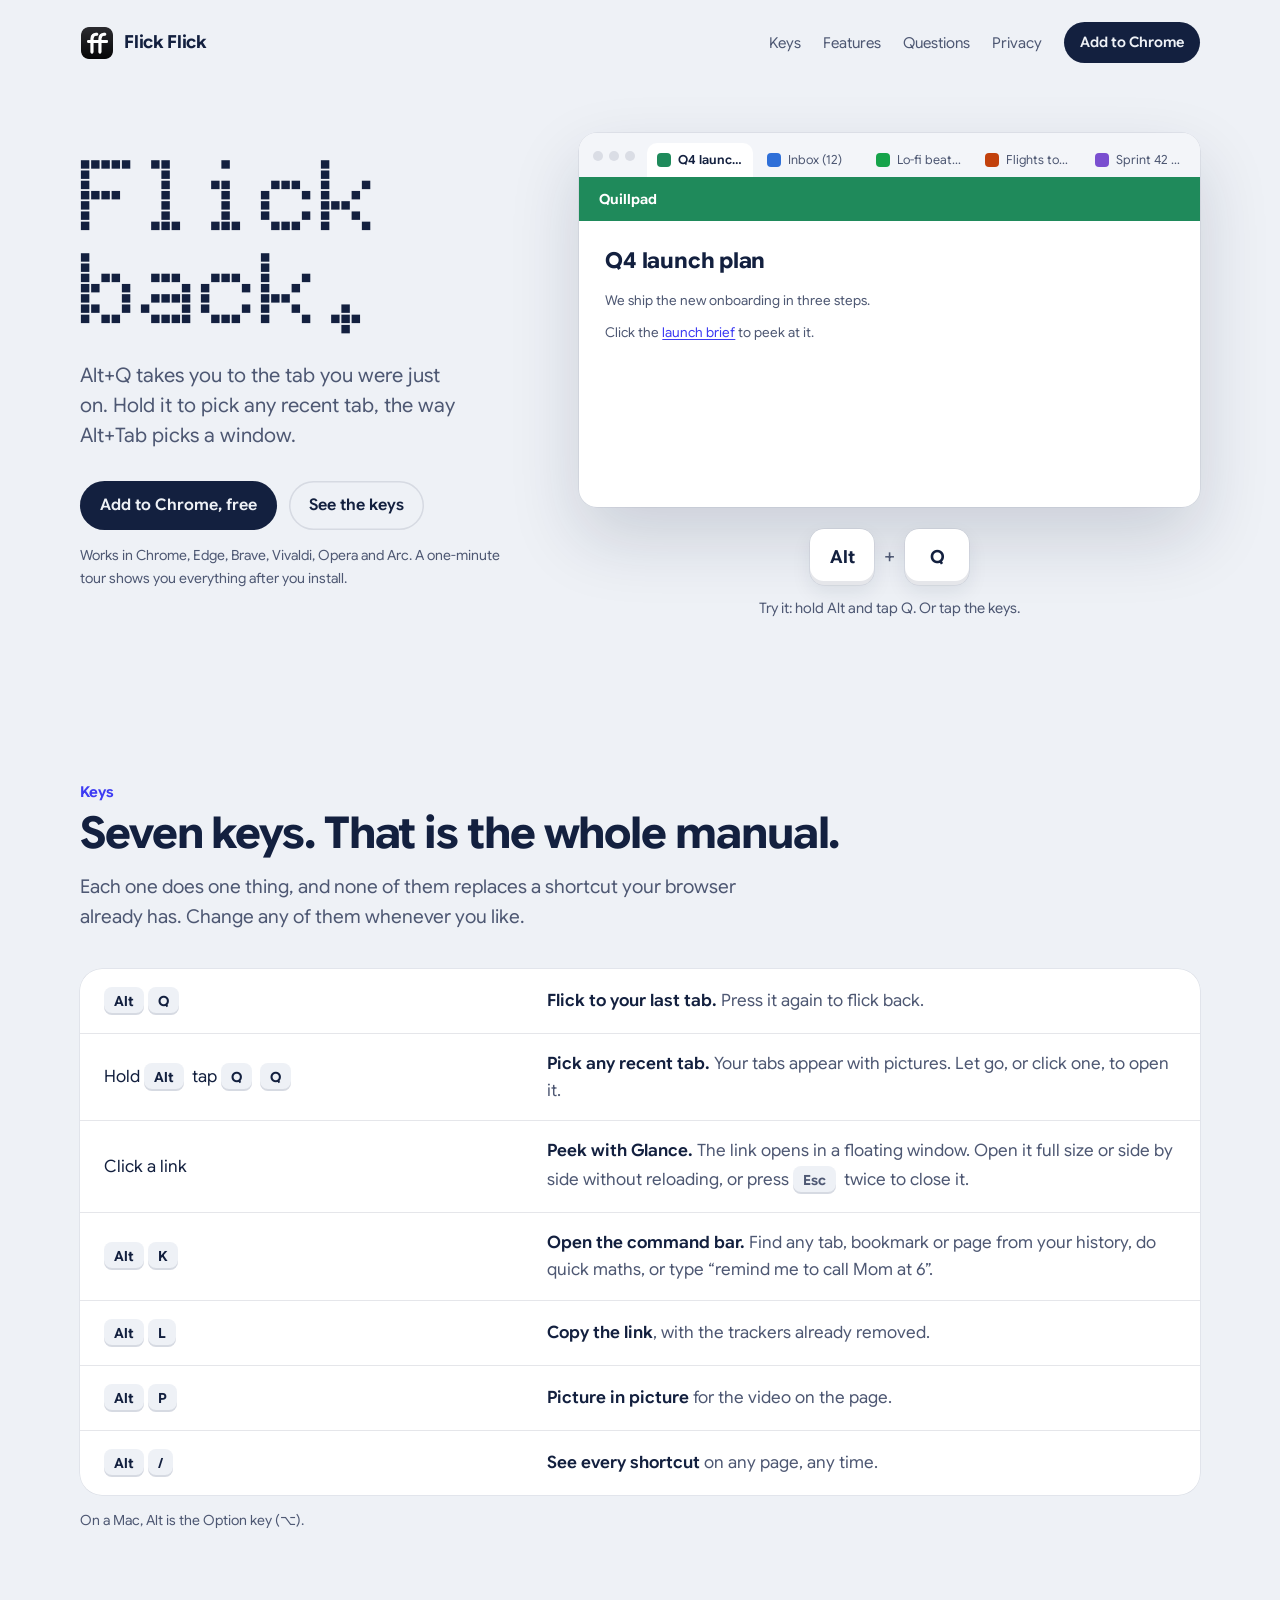
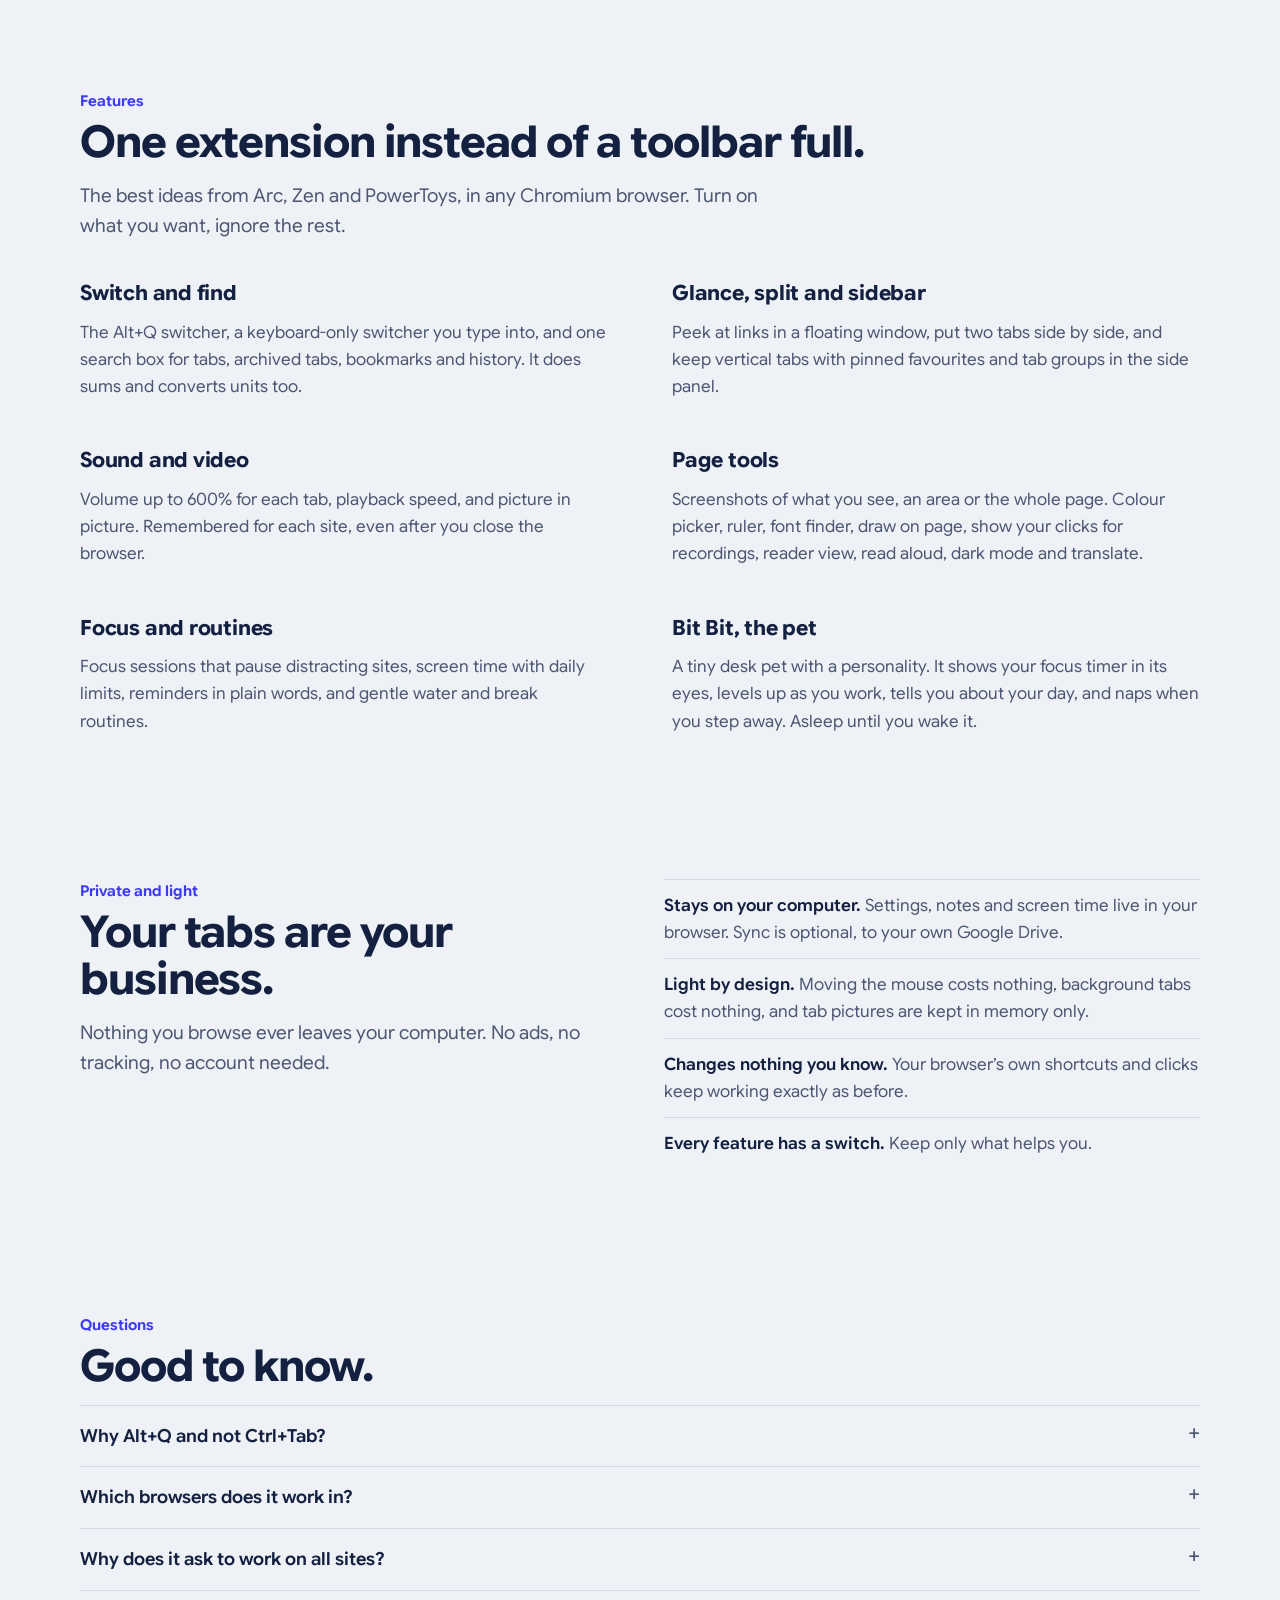
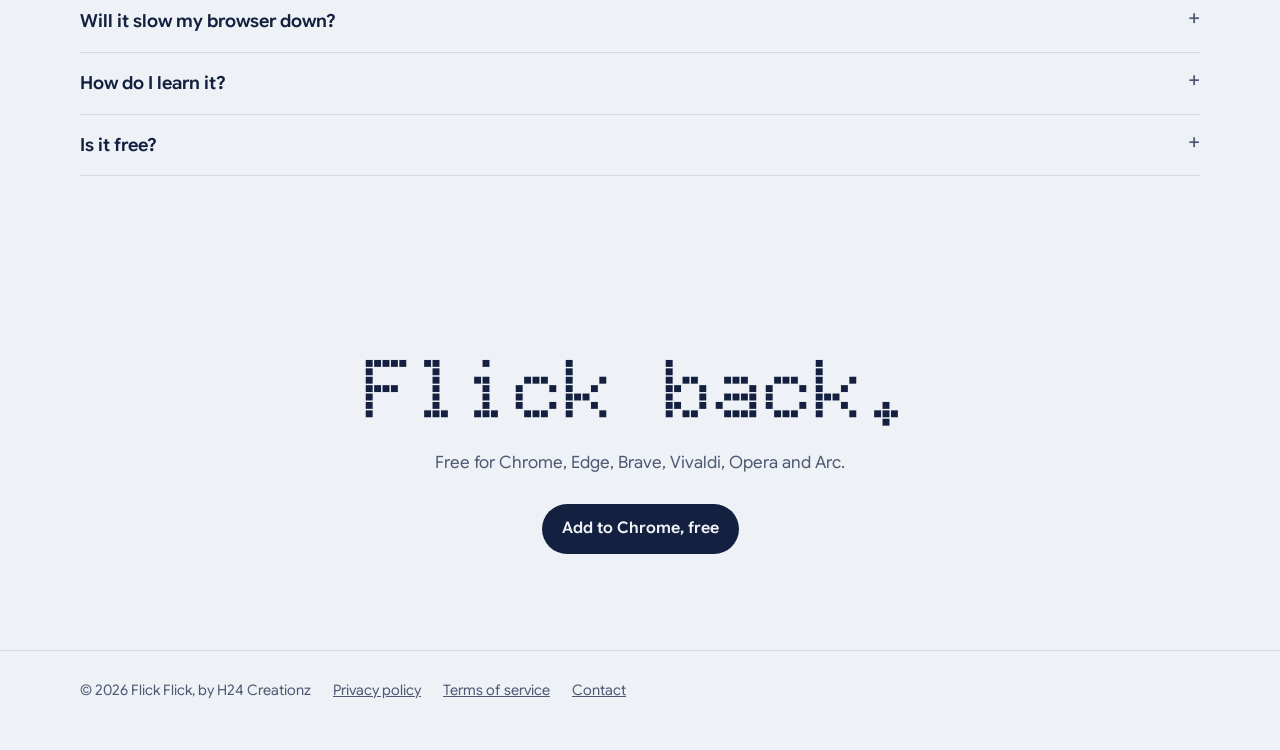
<file: index.html>
<!doctype html>
<html lang="en">
<head>
<meta charset="utf-8">
<meta name="viewport" content="width=device-width, initial-scale=1">
<title>Flick Flick: Alt+Tab for your browser tabs</title>
<meta name="description" content="Flick back to your last tab with Alt+Q. Hold it to pick any recent tab, peek at links with Glance, and get vertical tabs, a volume booster, screenshots, focus and more in one light extension.">
<meta property="og:title" content="Flick Flick: Alt+Tab for your browser tabs">
<meta property="og:description" content="Alt+Q flicks to your last tab. Hold it to pick any recent tab. Click any link to peek at it in a floating window.">
<meta property="og:image" content="icon.png">
<link rel="icon" href="favicon.png">
<link rel="preload" href="fonts/doto.woff2" as="font" type="font/woff2" crossorigin>
<link rel="stylesheet" href="style.css">
</head>
<body>
<div class="wrap top">
  <a class="brand" href="index.html"><img src="icon.png" alt="">Flick Flick</a>
  <nav aria-label="Main"><a href="#keys">Keys</a><a href="#features">Features</a><a href="#faq">Questions</a><a href="privacy.html">Privacy</a>
    <a class="btn" href="https://chromewebstore.google.com/detail/ccjfgehimibjhjfbncilcfpdpnaibkml">Add to Chrome</a></nav>
</div>

<main>
  <div class="wrap hero">
    <div>
      <h1>Flick<br>back.</h1>
      <p class="lede">Alt+Q takes you to the tab you were just on. Hold it to pick any recent tab, the way Alt+Tab picks a window.</p>
      <div class="cta">
        <a class="btn" href="https://chromewebstore.google.com/detail/ccjfgehimibjhjfbncilcfpdpnaibkml">Add to Chrome, free</a>
        <a class="btn ghost" href="#keys">See the keys</a>
      </div>
      <p class="small">Works in Chrome, Edge, Brave, Vivaldi, Opera and Arc. A one-minute tour shows you everything after you install.</p>
    </div>

    <div class="demo" aria-label="Try Flick Flick here">
      <div class="browser">
        <div class="strip" id="strip"><div class="dots" aria-hidden="true"><i></i><i></i><i></i></div></div>
        <div class="view" id="view">
          <div class="sw" id="sw" role="listbox" aria-label="Switch tab"><div class="panel" id="panel"></div></div>
          <div class="gl" id="gl" hidden role="dialog" aria-label="Glance">
            <div class="bar"><span class="host">brief.quillpad.app</span><button type="button" id="gl-keep">Open</button><button type="button" id="gl-split">Split</button><button type="button" id="gl-close" aria-label="Close Glance">×</button></div>
            <div class="body" style="padding:18px 22px"><h3 style="margin:0 0 10px;font-size:20px">Launch brief</h3>
              <p style="margin:0 0 8px;font-size:13px;color:var(--ink-2)">Three steps: a guided first run, smarter defaults, and a weekly digest. One owner and one date for each.</p>
              <p style="margin:0;font-size:13px;color:var(--ink-2)">Glance lets you read this without leaving your page. Open it full size or side by side, and nothing reloads. Press Esc twice to close it.</p></div>
          </div>
        </div>
      </div>
      <div class="keys">
        <button class="key" id="k-alt" type="button" aria-pressed="false" aria-label="Alt key: tap to hold it down">Alt</button><span class="plus" aria-hidden="true">+</span>
        <button class="key" id="k-q" type="button" aria-label="Q key">Q</button>
      </div>
      <p class="hint" id="hint" aria-live="polite">Try it: hold Alt and tap Q. Or tap the keys.</p>
    </div>
  </div>

  <section id="keys">
    <div class="wrap">
      <p class="kicker">Keys</p>
      <h2>Seven keys. That is the whole manual.</h2>
      <p class="intro">Each one does one thing, and none of them replaces a shortcut your browser already has. Change any of them whenever you like.</p>
      <div class="shortcuts">
        <div class="sc"><div><kbd>Alt</kbd><kbd>Q</kbd></div><p><strong>Flick to your last tab.</strong> Press it again to flick back.</p></div>
        <div class="sc"><div>Hold <kbd>Alt</kbd> tap <kbd>Q</kbd> <kbd>Q</kbd></div><p><strong>Pick any recent tab.</strong> Your tabs appear with pictures. Let go, or click one, to open it.</p></div>
        <div class="sc"><div>Click a link</div><p><strong>Peek with Glance.</strong> The link opens in a floating window. Open it full size or side by side without reloading, or press <kbd>Esc</kbd> twice to close it.</p></div>
        <div class="sc"><div><kbd>Alt</kbd><kbd>K</kbd></div><p><strong>Open the command bar.</strong> Find any tab, bookmark or page from your history, do quick maths, or type “remind me to call Mom at 6”.</p></div>
        <div class="sc"><div><kbd>Alt</kbd><kbd>L</kbd></div><p><strong>Copy the link</strong>, with the trackers already removed.</p></div>
        <div class="sc"><div><kbd>Alt</kbd><kbd>P</kbd></div><p><strong>Picture in picture</strong> for the video on the page.</p></div>
        <div class="sc"><div><kbd>Alt</kbd><kbd>/</kbd></div><p><strong>See every shortcut</strong> on any page, any time.</p></div>
      </div>
      <p class="small">On a Mac, Alt is the Option key (⌥).</p>
    </div>
  </section>

  <section id="features">
    <div class="wrap">
      <p class="kicker">Features</p>
      <h2>One extension instead of a toolbar full.</h2>
      <p class="intro">The best ideas from Arc, Zen and PowerToys, in any Chromium browser. Turn on what you want, ignore the rest.</p>
      <div class="groups">
        <div class="group"><h3>Switch and find</h3><p>The Alt+Q switcher, a keyboard-only switcher you type into, and one search box for tabs, archived tabs, bookmarks and history. It does sums and converts units too.</p></div>
        <div class="group"><h3>Glance, split and sidebar</h3><p>Peek at links in a floating window, put two tabs side by side, and keep vertical tabs with pinned favourites and tab groups in the side panel.</p></div>
        <div class="group"><h3>Sound and video</h3><p>Volume up to 600% for each tab, playback speed, and picture in picture. Remembered for each site, even after you close the browser.</p></div>
        <div class="group"><h3>Page tools</h3><p>Screenshots of what you see, an area or the whole page. Colour picker, ruler, font finder, draw on page, show your clicks for recordings, reader view, read aloud, dark mode and translate.</p></div>
        <div class="group"><h3>Focus and routines</h3><p>Focus sessions that pause distracting sites, screen time with daily limits, reminders in plain words, and gentle water and break routines.</p></div>
        <div class="group"><h3>Bit Bit, the pet</h3><p>A tiny desk pet with a personality. It shows your focus timer in its eyes, levels up as you work, tells you about your day, and naps when you step away. Asleep until you wake it.</p></div>
      </div>
    </div>
  </section>

  <section>
    <div class="wrap private">
      <div><p class="kicker">Private and light</p><h2>Your tabs are your business.</h2>
        <p class="intro" style="margin:0">Nothing you browse ever leaves your computer. No ads, no tracking, no account needed.</p></div>
      <ul>
        <li><strong>Stays on your computer.</strong> Settings, notes and screen time live in your browser. Sync is optional, to your own Google Drive.</li>
        <li><strong>Light by design.</strong> Moving the mouse costs nothing, background tabs cost nothing, and tab pictures are kept in memory only.</li>
        <li><strong>Changes nothing you know.</strong> Your browser’s own shortcuts and clicks keep working exactly as before.</li>
        <li><strong>Every feature has a switch.</strong> Keep only what helps you.</li>
      </ul>
    </div>
  </section>

  <section id="faq">
    <div class="wrap">
      <p class="kicker">Questions</p>
      <h2>Good to know.</h2>
      <details><summary>Why Alt+Q and not Ctrl+Tab?</summary><p>Chrome keeps Ctrl+Tab for itself and lets no extension change it. Alt+Q sits right under your fingers, works the same way, and you can pick any other key on your browser’s shortcuts page.</p></details>
      <details><summary>Which browsers does it work in?</summary><p>Chrome, Edge, Brave, Vivaldi, Arc and Opera. Opera has no side panel, so vertical tabs are not available there; everything else works.</p></details>
      <details><summary>Why does it ask to work on all sites?</summary><p>Only so it can show the switcher on the page you are on, open Glance when you click a link, remember your volume for each site, and show the pet. It reads no page content and sends nothing anywhere. It asks once, and you can say no.</p></details>
      <details><summary>Will it slow my browser down?</summary><p>No. It does almost nothing until you press a key. Mouse movement and background tabs cost nothing, and every feature can be switched off.</p></details>
      <details><summary>How do I learn it?</summary><p>A one-minute tour opens when you install it. Press Alt+/ on any page to see every shortcut, and take the tour again any time from Settings.</p></details>
      <details><summary>Is it free?</summary><p>Yes, with no ads and nothing to sign up for.</p></details>
    </div>
  </section>

  <div class="wrap end">
    <h2>Flick back.</h2>
    <p>Free for Chrome, Edge, Brave, Vivaldi, Opera and Arc.</p>
    <a class="btn" href="https://chromewebstore.google.com/detail/ccjfgehimibjhjfbncilcfpdpnaibkml">Add to Chrome, free</a>
  </div>
</main>

<footer><div class="wrap"><span>© 2026 Flick Flick, by H24 Creationz</span><a href="privacy.html">Privacy policy</a><a href="terms.html">Terms of service</a><a href="mailto:h24creationz@gmail.com">Contact</a></div></footer>

<script>
(() => {
  // A small, honest copy of the real thing: the same keys, the same order of recent tabs.
  const TABS = [
    { title: 'Q4 launch plan', brand: 'Quillpad', color: '#1F8A5B', head: 'Q4 launch plan', text: ['We ship the new onboarding in three steps.', 'Click the <span class="lnk" data-glance>launch brief</span> to peek at it.'] },
    { title: 'Inbox (12)', brand: 'Postwell', color: '#2E6FD8', head: 'Inbox', text: ['Maya: Can we move the review to 4?', 'Leo: Flights are booked. Sending details.'] },
    { title: 'Lo-fi beats to study to', brand: 'Tunewell', color: '#16A34A', head: 'Lo-fi beats to study to', text: ['Now playing: Rainy window, side B.', 'Up next: Quiet library, 42 minutes.'] },
    { title: 'Flights to Goa', brand: 'Skyway', color: '#C2410C', head: 'Chennai to Goa', text: ['Fri 7:10 AM, nonstop, 1h 35m.', 'Two seats together, window and aisle.'] },
    { title: 'Sprint 42 board', brand: 'Taskloom', color: '#7A4FD0', head: 'Sprint 42', text: ['To do: 6 · In progress: 4 · Done: 11', 'Next up: the first-run tour.'] }
  ];
  const $ = (id) => document.getElementById(id);
  const strip = $('strip'); const view = $('view'); const sw = $('sw'); const panel = $('panel'); const hint = $('hint'); const gl = $('gl');
  const kAlt = $('k-alt'); const kQ = $('k-q');
  let mru = [0, 3, 1, 2, 4];
  let open = false; let sel = 1; let altDown = false; let latched = false; let qDown = false; let flashT = 0;
  const esc = (s) => s.replace(/[&<>"]/g, (c) => ({ '&': '&amp;', '<': '&lt;', '>': '&gt;', '"': '&quot;' }[c]));
  const say = (t) => { hint.textContent = t; };

  // Tabs and pages.
  TABS.forEach((t, i) => {
    const el = document.createElement('div'); el.className = 'tab'; el.dataset.i = i;
    el.innerHTML = `<b style="background:${t.color}"></b><span>${esc(t.title)}</span>`;
    el.addEventListener('click', () => activate(i));
    strip.append(el);
    const pg = document.createElement('div'); pg.className = 'page'; pg.dataset.i = i;
    pg.innerHTML = `<header style="background:${t.color}">${esc(t.brand)}</header><div class="body"><h3>${esc(t.head)}</h3>${t.text.map((x) => `<p>${x}</p>`).join('')}</div>`;
    view.insertBefore(pg, sw);
  });
  function paint() {
    const a = mru[0];
    for (const el of strip.querySelectorAll('.tab')) el.classList.toggle('on', Number(el.dataset.i) === a);
    for (const pg of view.querySelectorAll('.page')) pg.style.opacity = Number(pg.dataset.i) === a ? '1' : '0';
    for (const pg of view.querySelectorAll('.page')) pg.style.pointerEvents = Number(pg.dataset.i) === a ? 'auto' : 'none';
  }
  function activate(i) { mru = [i, ...mru.filter((x) => x !== i)]; paint(); }

  // The switcher.
  function drawSw() {
    panel.innerHTML = mru.map((i, k) => { const t = TABS[i]; return `<div class="card${k === sel ? ' sel' : ''}" role="option" aria-selected="${k === sel}" data-k="${k}"><div class="t"><b style="background:${t.color}"></b><span>${esc(t.title)}</span></div><div class="pv"><i style="background:${t.color}"></i><u></u><u style="width:60%"></u></div></div>`; }).join('');
  }
  function step(d = 1) {
    if (!open) { open = true; sel = 1; sw.classList.add('show'); say('Keep tapping Q. Let go of Alt, or click a tab, to open it.'); }
    else sel = (sel + d + mru.length) % mru.length;
    drawSw();
  }
  function commit(k = sel) {
    if (!open) return;
    open = false; sw.classList.remove('show');
    const i = mru[k]; activate(i);
    say(k === 1 ? `Flicked to “${TABS[i].title}”. Press Alt+Q again to flick back.` : `Opened “${TABS[i].title}”.`);
  }
  function cancel() { open = false; sw.classList.remove('show'); say('Stayed where you were.'); }
  function quickFlick() { step(); clearTimeout(flashT); flashT = setTimeout(() => commit(), 140); }
  panel.addEventListener('click', (e) => { const c = e.target.closest('.card'); if (c) { e.stopPropagation(); commit(Number(c.dataset.k)); latched = false; kAlt.setAttribute('aria-pressed', 'false'); } });
  sw.addEventListener('click', () => cancel());

  // Glance.
  let escAt = 0;
  const glanceOpen = () => { gl.hidden = false; escAt = 0; say('That is Glance. Open it full size or side by side, or press Esc twice to close it.'); };
  view.addEventListener('click', (e) => {
    if (!e.target.closest('[data-glance]')) return;
    glanceOpen();
  });
  $('gl-close').addEventListener('click', () => { gl.hidden = true; say('Closed. You never left your page.'); });
  $('gl-keep').addEventListener('click', () => { gl.hidden = true; say('Now a normal tab, right where you left it. Nothing reloaded.'); });
  $('gl-split').addEventListener('click', () => { gl.hidden = true; say('Side by side with your page. Nothing reloaded.'); });
  const arm = (on) => { for (const l of view.querySelectorAll('[data-glance]')) l.classList.toggle('armed', on); };

  // Your keyboard.
  const typing = (t) => t && (t.isContentEditable || /^(INPUT|TEXTAREA|SELECT)$/.test(t.tagName));
  addEventListener('keydown', (e) => {
    if (typing(e.target)) return;
    if (e.key === 'Alt') { altDown = true; kAlt.classList.add('down'); e.preventDefault(); return; }
    if (e.code === 'KeyQ' && (e.altKey || altDown)) { e.preventDefault(); if (!e.repeat) { kQ.classList.add('down'); step(); } return; }
    if (open && e.code === 'Backquote') { e.preventDefault(); step(-1); return; }
    if (open && (e.key === 'ArrowRight' || e.key === 'ArrowLeft')) { e.preventDefault(); step(e.key === 'ArrowRight' ? 1 : -1); return; }
    if (open && e.key === 'Enter') { e.preventDefault(); commit(); return; }
    if (e.key === 'Escape') { if (open) { cancel(); return; } if (!gl.hidden) { if (Date.now() - escAt < 2500) { gl.hidden = true; say('Closed. You never left your page.'); } else { escAt = Date.now(); say('Press Esc again to close Glance.'); } } }
  });
  addEventListener('keyup', (e) => {
    if (e.key === 'Alt') { altDown = false; kAlt.classList.remove('down'); e.preventDefault(); if (open && !latched) commit(); }
    if (e.code === 'KeyQ') { qDown = false; kQ.classList.remove('down'); arm(false); }
  });
  addEventListener('blur', () => { altDown = false; qDown = false; kAlt.classList.remove('down'); kQ.classList.remove('down'); arm(false); });

  // The keys on the screen, for touch and mouse.
  kAlt.addEventListener('click', () => {
    latched = !latched; kAlt.setAttribute('aria-pressed', String(latched));
    if (latched) say('Alt is held. Now tap Q, and tap it again to move.');
    else if (open) commit(); else say('Try it: hold Alt and tap Q. Or tap the keys.');
  });
  kQ.addEventListener('click', () => {
    kQ.classList.add('down'); setTimeout(() => kQ.classList.remove('down'), 120);
    if (latched) step(); else quickFlick();
  });

  paint();
})();
</script>
</body>
</html>
</file>
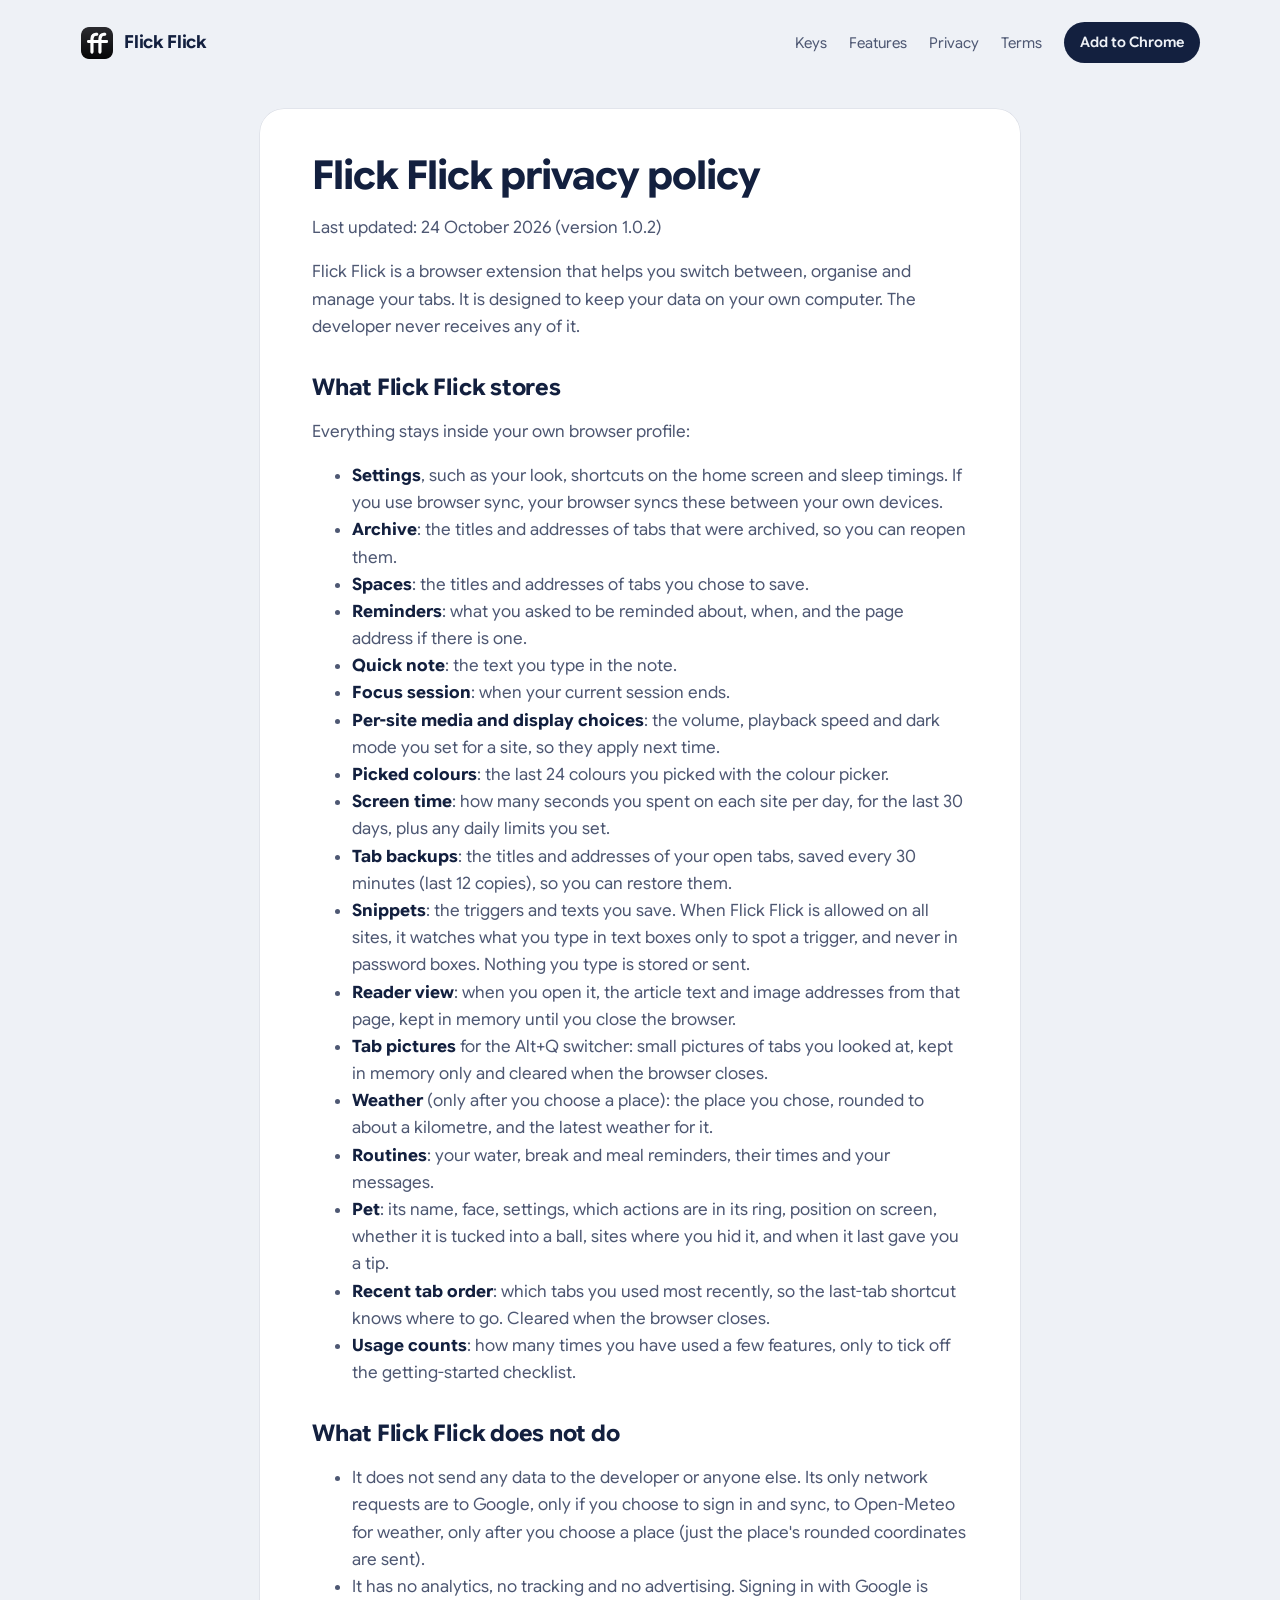
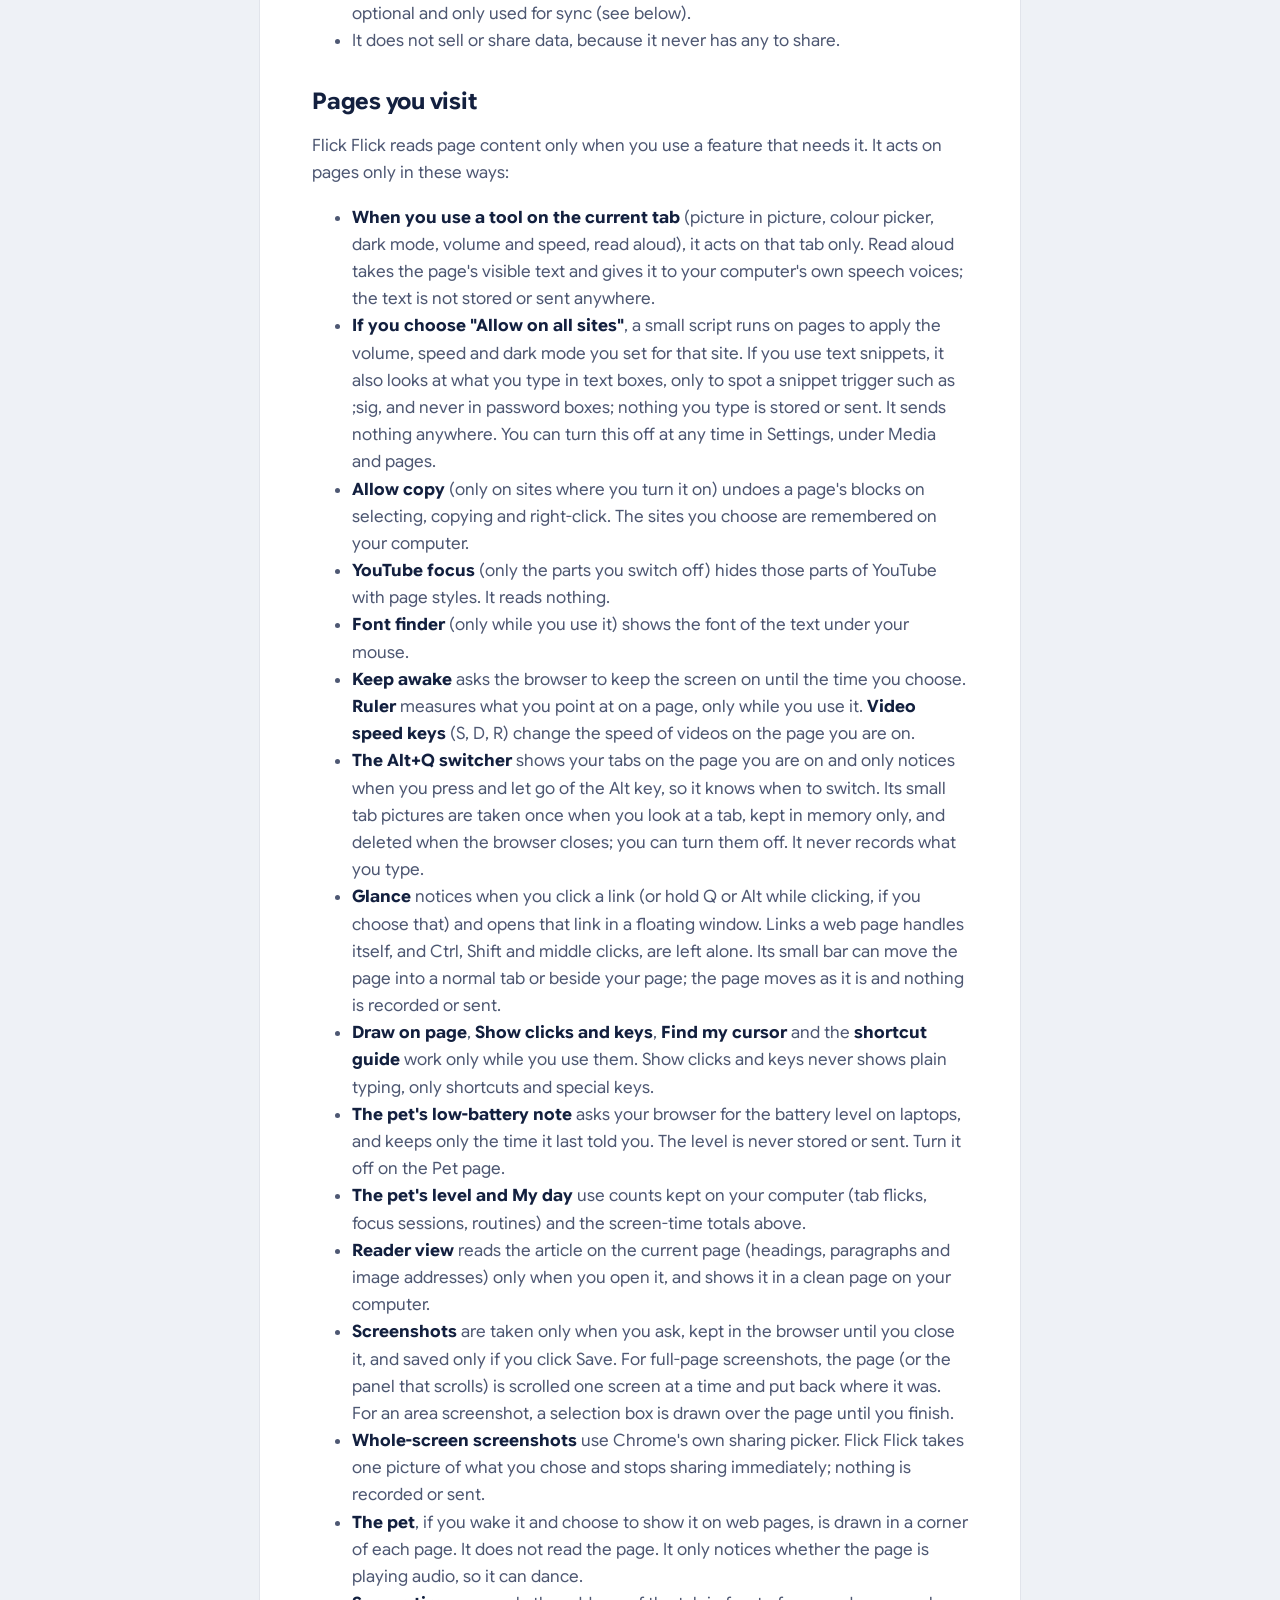
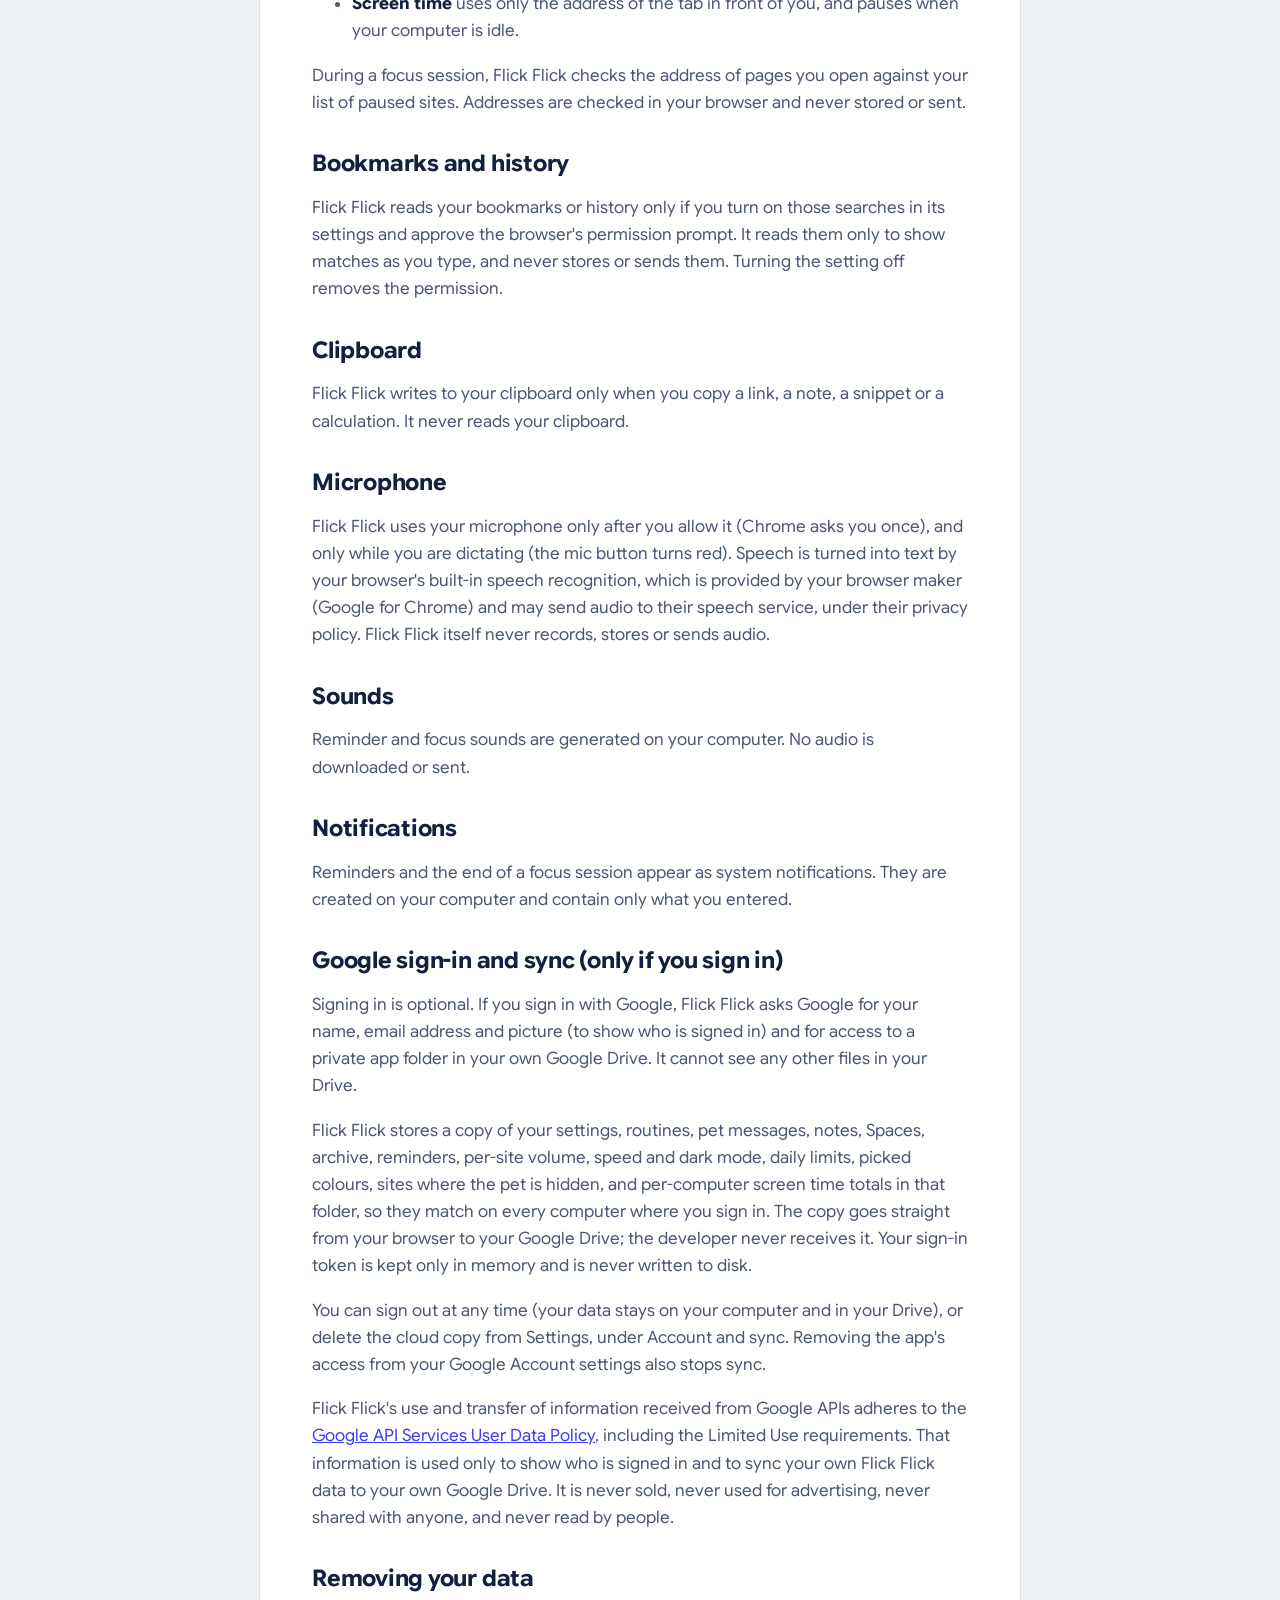
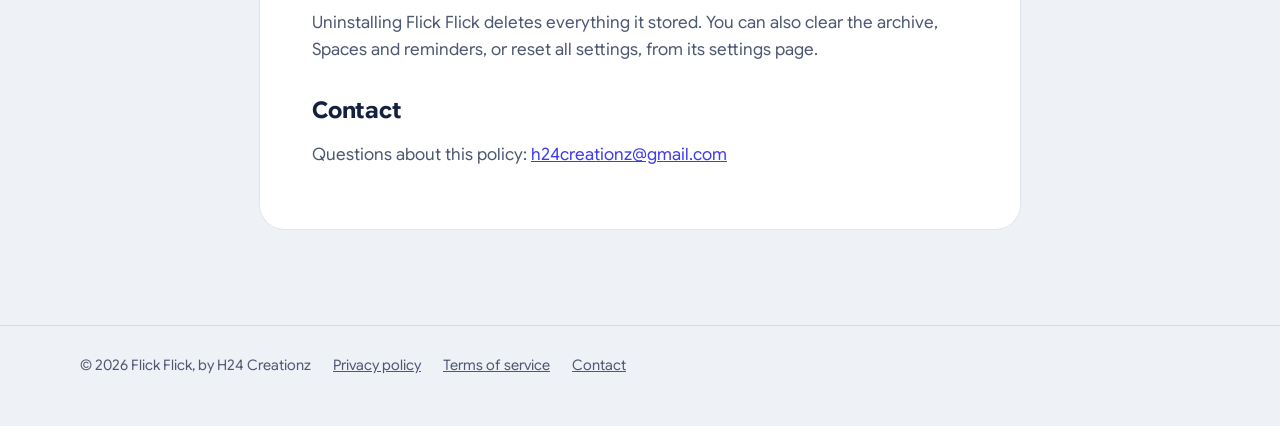
<file: privacy.html>
<!doctype html>
<html lang="en">
<head>
<meta charset="utf-8">
<meta name="viewport" content="width=device-width, initial-scale=1">
<title>Privacy policy · Flick Flick</title><meta name="description" content="How Flick Flick handles your data: it stays on your computer.">
<link rel="icon" href="favicon.png">
<link rel="stylesheet" href="style.css">
</head>
<body>
<div class="wrap top">
  <a class="brand" href="index.html"><img src="icon.png" alt="">Flick Flick</a>
  <nav aria-label="Main"><a href="index.html#keys">Keys</a><a href="index.html#features">Features</a><a href="privacy.html">Privacy</a><a href="terms.html">Terms</a>
    <a class="btn" href="https://chromewebstore.google.com/detail/ccjfgehimibjhjfbncilcfpdpnaibkml">Add to Chrome</a></nav>
</div>
<main class="doc">
<h1>Flick Flick privacy policy</h1>
<p>Last updated: 24 October 2026 (version 1.0.2)</p>
<p>Flick Flick is a browser extension that helps you switch between, organise and manage your tabs. It is designed to keep your data on your own computer. The developer never receives any of it.</p>
<h2>What Flick Flick stores</h2>
<p>Everything stays inside your own browser profile:</p>
<ul>
<li><b>Settings</b>, such as your look, shortcuts on the home screen and sleep timings. If you use browser sync, your browser syncs these between your own devices.</li>
<li><b>Archive</b>: the titles and addresses of tabs that were archived, so you can reopen them.</li>
<li><b>Spaces</b>: the titles and addresses of tabs you chose to save.</li>
<li><b>Reminders</b>: what you asked to be reminded about, when, and the page address if there is one.</li>
<li><b>Quick note</b>: the text you type in the note.</li>
<li><b>Focus session</b>: when your current session ends.</li>
<li><b>Per-site media and display choices</b>: the volume, playback speed and dark mode you set for a site, so they apply next time.</li>
<li><b>Picked colours</b>: the last 24 colours you picked with the colour picker.</li>
<li><b>Screen time</b>: how many seconds you spent on each site per day, for the last 30 days, plus any daily limits you set.</li>
<li><b>Tab backups</b>: the titles and addresses of your open tabs, saved every 30 minutes (last 12 copies), so you can restore them.</li>
<li><b>Snippets</b>: the triggers and texts you save. When Flick Flick is allowed on all sites, it watches what you type in text boxes only to spot a trigger, and never in password boxes. Nothing you type is stored or sent.</li>
<li><b>Reader view</b>: when you open it, the article text and image addresses from that page, kept in memory until you close the browser.</li>
<li><b>Tab pictures</b> for the Alt+Q switcher: small pictures of tabs you looked at, kept in memory only and cleared when the browser closes.</li>
<li><b>Weather</b> (only after you choose a place): the place you chose, rounded to about a kilometre, and the latest weather for it.</li>
<li><b>Routines</b>: your water, break and meal reminders, their times and your messages.</li>
<li><b>Pet</b>: its name, face, settings, which actions are in its ring, position on screen, whether it is tucked into a ball, sites where you hid it, and when it last gave you a tip.</li>
<li><b>Recent tab order</b>: which tabs you used most recently, so the last-tab shortcut knows where to go. Cleared when the browser closes.</li>
<li><b>Usage counts</b>: how many times you have used a few features, only to tick off the getting-started checklist.</li>
</ul>
<h2>What Flick Flick does not do</h2>
<ul>
<li>It does not send any data to the developer or anyone else. Its only network requests are to Google, only if you choose to sign in and sync, to Open-Meteo for weather, only after you choose a place (just the place's rounded coordinates are sent).</li>
<li>It has no analytics, no tracking and no advertising. Signing in with Google is optional and only used for sync (see below).</li>
<li>It does not sell or share data, because it never has any to share.</li>
</ul>
<h2>Pages you visit</h2>
<p>Flick Flick reads page content only when you use a feature that needs it. It acts on pages only in these ways:</p>
<ul>
<li><b>When you use a tool on the current tab</b> (picture in picture, colour picker, dark mode, volume and speed, read aloud), it acts on that tab only. Read aloud takes the page's visible text and gives it to your computer's own speech voices; the text is not stored or sent anywhere.</li>
<li><b>If you choose "Allow on all sites"</b>, a small script runs on pages to apply the volume, speed and dark mode you set for that site. If you use text snippets, it also looks at what you type in text boxes, only to spot a snippet trigger such as ;sig, and never in password boxes; nothing you type is stored or sent. It sends nothing anywhere. You can turn this off at any time in Settings, under Media and pages.</li>
<li><b>Allow copy</b> (only on sites where you turn it on) undoes a page's blocks on selecting, copying and right-click. The sites you choose are remembered on your computer.</li>
<li><b>YouTube focus</b> (only the parts you switch off) hides those parts of YouTube with page styles. It reads nothing.</li>
<li><b>Font finder</b> (only while you use it) shows the font of the text under your mouse.</li>
<li><b>Keep awake</b> asks the browser to keep the screen on until the time you choose. <b>Ruler</b> measures what you point at on a page, only while you use it. <b>Video speed keys</b> (S, D, R) change the speed of videos on the page you are on.</li>
<li><b>The Alt+Q switcher</b> shows your tabs on the page you are on and only notices when you press and let go of the Alt key, so it knows when to switch. Its small tab pictures are taken once when you look at a tab, kept in memory only, and deleted when the browser closes; you can turn them off. It never records what you type.</li>
<li><b>Glance</b> notices when you click a link (or hold Q or Alt while clicking, if you choose that) and opens that link in a floating window. Links a web page handles itself, and Ctrl, Shift and middle clicks, are left alone. Its small bar can move the page into a normal tab or beside your page; the page moves as it is and nothing is recorded or sent.</li>
<li><b>Draw on page</b>, <b>Show clicks and keys</b>, <b>Find my cursor</b> and the <b>shortcut guide</b> work only while you use them. Show clicks and keys never shows plain typing, only shortcuts and special keys.</li>
<li><b>The pet's low-battery note</b> asks your browser for the battery level on laptops, and keeps only the time it last told you. The level is never stored or sent. Turn it off on the Pet page.</li>
<li><b>The pet's level and My day</b> use counts kept on your computer (tab flicks, focus sessions, routines) and the screen-time totals above.</li>
<li><b>Reader view</b> reads the article on the current page (headings, paragraphs and image addresses) only when you open it, and shows it in a clean page on your computer.</li>
<li><b>Screenshots</b> are taken only when you ask, kept in the browser until you close it, and saved only if you click Save. For full-page screenshots, the page (or the panel that scrolls) is scrolled one screen at a time and put back where it was. For an area screenshot, a selection box is drawn over the page until you finish.</li>
<li><b>Whole-screen screenshots</b> use Chrome's own sharing picker. Flick Flick takes one picture of what you chose and stops sharing immediately; nothing is recorded or sent.</li>
<li><b>The pet</b>, if you wake it and choose to show it on web pages, is drawn in a corner of each page. It does not read the page. It only notices whether the page is playing audio, so it can dance.</li>
<li><b>Screen time</b> uses only the address of the tab in front of you, and pauses when your computer is idle.</li>
</ul>
<p>During a focus session, Flick Flick checks the address of pages you open against your list of paused sites. Addresses are checked in your browser and never stored or sent.</p>
<h2>Bookmarks and history</h2>
<p>Flick Flick reads your bookmarks or history only if you turn on those searches in its settings and approve the browser's permission prompt. It reads them only to show matches as you type, and never stores or sends them. Turning the setting off removes the permission.</p>
<h2>Clipboard</h2>
<p>Flick Flick writes to your clipboard only when you copy a link, a note, a snippet or a calculation. It never reads your clipboard.</p>
<h2>Microphone</h2>
<p>Flick Flick uses your microphone only after you allow it (Chrome asks you once), and only while you are dictating (the mic button turns red). Speech is turned into text by your browser's built-in speech recognition, which is provided by your browser maker (Google for Chrome) and may send audio to their speech service, under their privacy policy. Flick Flick itself never records, stores or sends audio.</p>
<h2>Sounds</h2>
<p>Reminder and focus sounds are generated on your computer. No audio is downloaded or sent.</p>
<h2>Notifications</h2>
<p>Reminders and the end of a focus session appear as system notifications. They are created on your computer and contain only what you entered.</p>
<h2>Google sign-in and sync (only if you sign in)</h2>
<p>Signing in is optional. If you sign in with Google, Flick Flick asks Google for your name, email address and picture (to show who is signed in) and for access to a private app folder in your own Google Drive. It cannot see any other files in your Drive.</p>
<p>Flick Flick stores a copy of your settings, routines, pet messages, notes, Spaces, archive, reminders, per-site volume, speed and dark mode, daily limits, picked colours, sites where the pet is hidden, and per-computer screen time totals in that folder, so they match on every computer where you sign in. The copy goes straight from your browser to your Google Drive; the developer never receives it. Your sign-in token is kept only in memory and is never written to disk.</p>
<p>You can sign out at any time (your data stays on your computer and in your Drive), or delete the cloud copy from Settings, under Account and sync. Removing the app's access from your Google Account settings also stops sync.</p>
<p>Flick Flick's use and transfer of information received from Google APIs adheres to the <a href="https://developers.google.com/terms/api-services-user-data-policy" rel="noopener">Google API Services User Data Policy</a>, including the Limited Use requirements. That information is used only to show who is signed in and to sync your own Flick Flick data to your own Google Drive. It is never sold, never used for advertising, never shared with anyone, and never read by people.</p>
<h2>Removing your data</h2>
<p>Uninstalling Flick Flick deletes everything it stored. You can also clear the archive, Spaces and reminders, or reset all settings, from its settings page.</p>
<h2>Contact</h2>
<p>Questions about this policy: <a href="mailto:h24creationz@gmail.com">h24creationz@gmail.com</a></p>
</main>
<footer><div class="wrap"><span>© 2026 Flick Flick, by H24 Creationz</span><a href="privacy.html">Privacy policy</a><a href="terms.html">Terms of service</a><a href="mailto:h24creationz@gmail.com">Contact</a></div></footer>
</body>
</html>
</file>
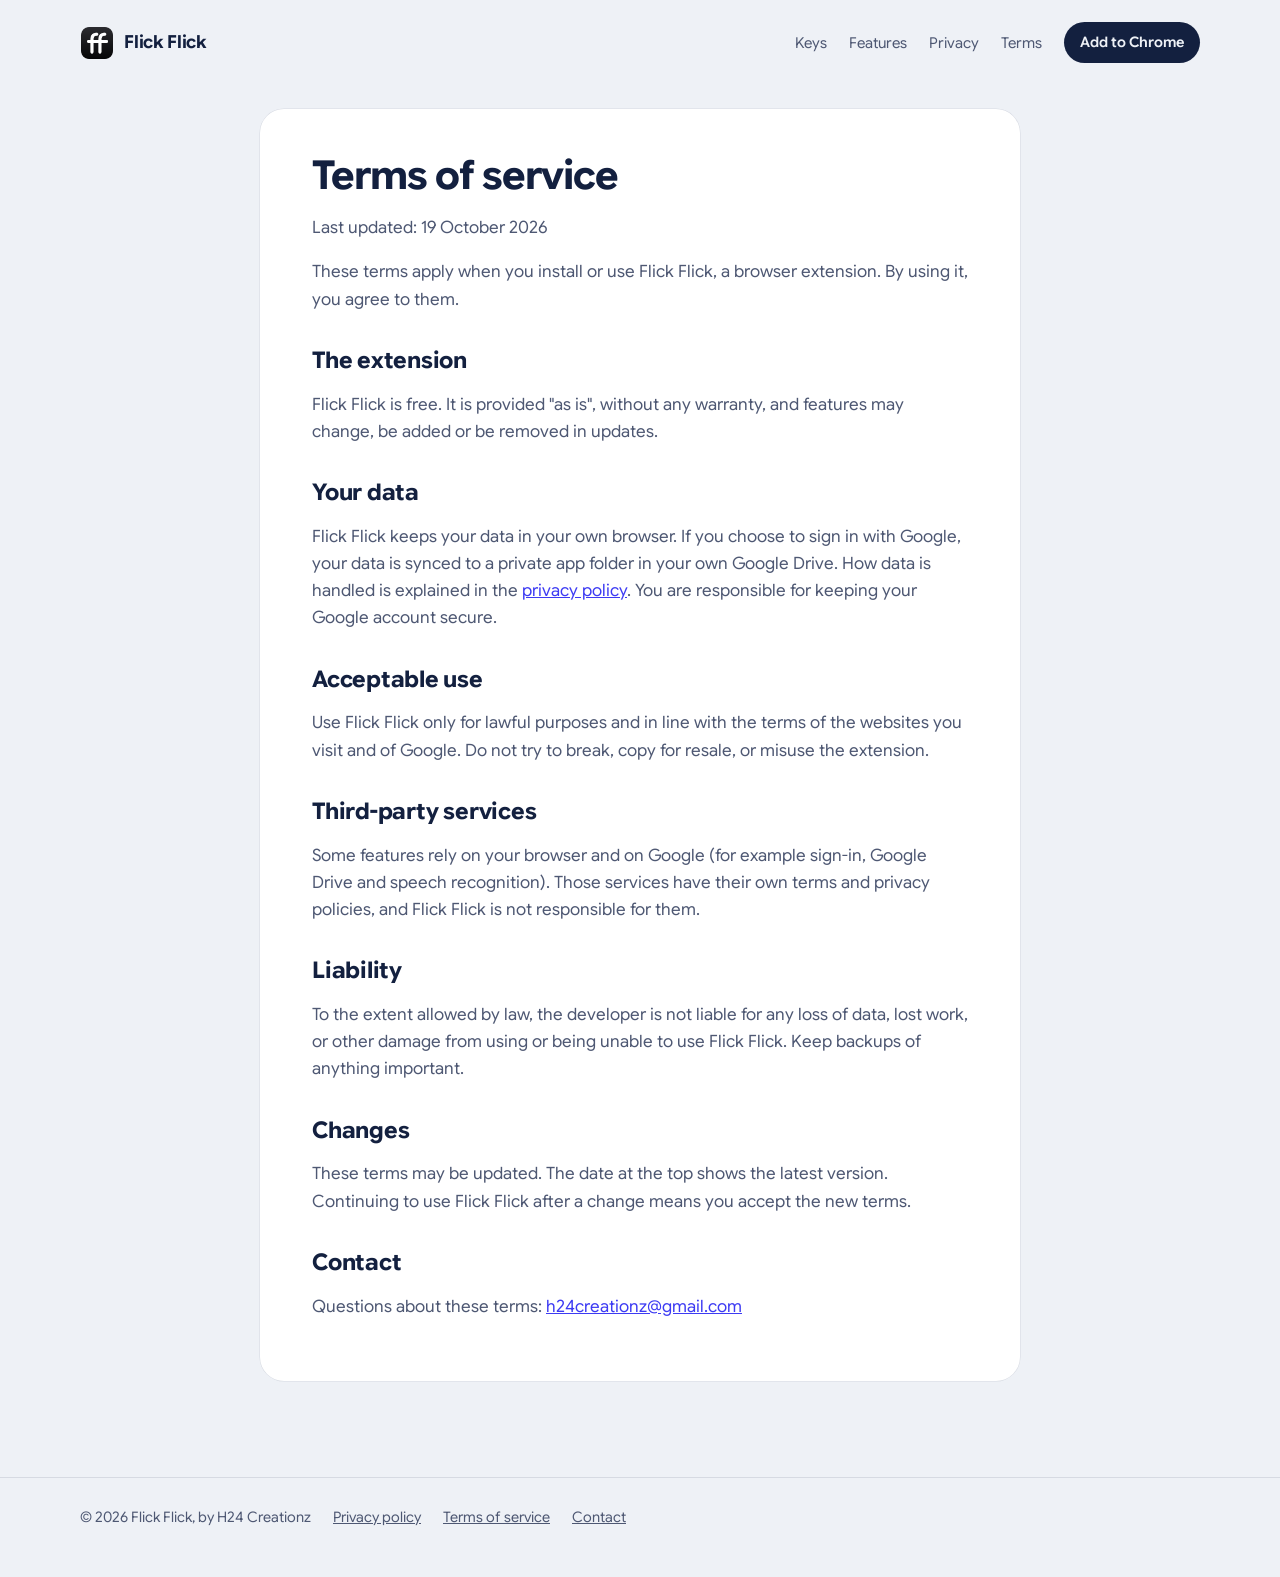
<file: terms.html>
<!doctype html>
<html lang="en">
<head>
<meta charset="utf-8">
<meta name="viewport" content="width=device-width, initial-scale=1">
<title>Terms of service · Flick Flick</title><meta name="description" content="Terms of service for the Flick Flick browser extension.">
<link rel="icon" href="favicon.png">
<link rel="stylesheet" href="style.css">
</head>
<body>
<div class="wrap top">
  <a class="brand" href="index.html"><img src="icon.png" alt="">Flick Flick</a>
  <nav aria-label="Main"><a href="index.html#keys">Keys</a><a href="index.html#features">Features</a><a href="privacy.html">Privacy</a><a href="terms.html">Terms</a>
    <a class="btn" href="https://chromewebstore.google.com/detail/ccjfgehimibjhjfbncilcfpdpnaibkml">Add to Chrome</a></nav>
</div>
<main class="doc">
<h1>Terms of service</h1>
<p>Last updated: 19 October 2026</p>
<p>These terms apply when you install or use Flick Flick, a browser extension. By using it, you agree to them.</p>
<h2>The extension</h2>
<p>Flick Flick is free. It is provided "as is", without any warranty, and features may change, be added or be removed in updates.</p>
<h2>Your data</h2>
<p>Flick Flick keeps your data in your own browser. If you choose to sign in with Google, your data is synced to a private app folder in your own Google Drive. How data is handled is explained in the <a href="privacy.html">privacy policy</a>. You are responsible for keeping your Google account secure.</p>
<h2>Acceptable use</h2>
<p>Use Flick Flick only for lawful purposes and in line with the terms of the websites you visit and of Google. Do not try to break, copy for resale, or misuse the extension.</p>
<h2>Third-party services</h2>
<p>Some features rely on your browser and on Google (for example sign-in, Google Drive and speech recognition). Those services have their own terms and privacy policies, and Flick Flick is not responsible for them.</p>
<h2>Liability</h2>
<p>To the extent allowed by law, the developer is not liable for any loss of data, lost work, or other damage from using or being unable to use Flick Flick. Keep backups of anything important.</p>
<h2>Changes</h2>
<p>These terms may be updated. The date at the top shows the latest version. Continuing to use Flick Flick after a change means you accept the new terms.</p>
<h2>Contact</h2>
<p>Questions about these terms: <a href="mailto:h24creationz@gmail.com">h24creationz@gmail.com</a></p>
</main>
<footer><div class="wrap"><span>© 2026 Flick Flick, by H24 Creationz</span><a href="privacy.html">Privacy policy</a><a href="terms.html">Terms of service</a><a href="mailto:h24creationz@gmail.com">Contact</a></div></footer>
</body>
</html>
</file>
<file: style.css>
@font-face { font-family: "Doto"; src: url(fonts/doto.woff2) format("woff2"); font-weight: 100 900; font-display: swap; }
@font-face { font-family: "Google Sans Flex"; src: url(fonts/google-sans-flex.woff2) format("woff2"); font-weight: 100 1000; font-display: swap; }

:root {
  --mist: #EEF1F6; --paper: #FFFFFF; --ink: #13203F; --ink-2: #4E5873; --line: rgba(19, 32, 63, .11);
  --indigo: #3D3BF3; --indigo-soft: rgba(61, 59, 243, .1); --flick: #FFC93C; --shadow: 0 30px 70px rgba(19, 32, 63, .16);
  --text: "Google Sans Flex", -apple-system, BlinkMacSystemFont, "Segoe UI", Roboto, sans-serif;
  --dots: "Doto", "Google Sans Flex", ui-monospace, monospace;
  color-scheme: light;
}
@media (prefers-color-scheme: dark) {
  :root { --mist: #0E1630; --paper: #18223F; --ink: #EEF1F8; --ink-2: #A7B0C8; --line: rgba(238, 241, 248, .12); --indigo: #8D8CFF; --indigo-soft: rgba(141, 140, 255, .16); --shadow: 0 30px 70px rgba(0, 0, 0, .45); color-scheme: dark; }
}
* { box-sizing: border-box; }
html { -webkit-text-size-adjust: 100%; }
body { margin: 0; background: var(--mist); color: var(--ink); font: 400 17px/1.6 var(--text); -webkit-font-smoothing: antialiased; }
a { color: var(--indigo); }
:focus-visible { outline: 2.5px solid var(--indigo); outline-offset: 3px; border-radius: 8px; }
.wrap { width: min(1120px, 100% - 48px); margin-inline: auto; }

/* header */
.top { display: flex; align-items: center; gap: 14px; padding: 22px 0; }
.brand { display: flex; align-items: center; gap: 10px; color: inherit; text-decoration: none; font-weight: 650; font-size: 18px; letter-spacing: -.01em; }
.brand img { width: 34px; height: 34px; border-radius: 9px; }
.top nav { margin-left: auto; display: flex; align-items: center; gap: 22px; font-size: 15px; }
.top nav a { color: var(--ink-2); text-decoration: none; }
.top nav a:hover { color: var(--ink); }
.top nav a.btn { color: var(--mist); }
.btn { display: inline-flex; align-items: center; gap: 8px; padding: 12px 20px; border-radius: 999px; background: var(--ink); color: var(--mist); text-decoration: none; font-weight: 600; font-size: 16px; border: 0; cursor: pointer; }
.btn:hover { filter: brightness(1.15); }
.btn.ghost { background: transparent; color: var(--ink); box-shadow: inset 0 0 0 1.5px var(--line); }
.top .btn { padding: 9px 16px; font-size: 14.5px; }

/* hero */
.hero { display: grid; grid-template-columns: minmax(0, 5fr) minmax(0, 7fr); gap: 56px; align-items: center; padding: 48px 0 88px; }
.hero h1 { margin: 0; font: 800 clamp(56px, 8vw, 104px)/.9 var(--dots); letter-spacing: -.01em; }
.hero .lede { margin: 26px 0 30px; font-size: 20px; line-height: 1.5; color: var(--ink-2); max-width: 30ch; }
.cta { display: flex; flex-wrap: wrap; gap: 12px; align-items: center; }
.small { color: var(--ink-2); font-size: 14px; margin-top: 14px; }

/* the demo */
.demo { position: relative; }
.browser { border-radius: 18px; background: var(--paper); box-shadow: var(--shadow), 0 0 0 .5px var(--line); overflow: hidden; user-select: none; -webkit-user-select: none; }
.strip { display: flex; gap: 4px; padding: 10px 10px 0; background: color-mix(in srgb, var(--mist) 70%, var(--paper)); }
.strip .dots { display: flex; gap: 6px; align-items: center; padding: 0 8px 8px 4px; }
.strip .dots i { width: 10px; height: 10px; border-radius: 50%; background: var(--line); }
.strip { min-width: 0; }
.tab { flex: 1 1 0; min-width: 0; display: flex; align-items: center; gap: 7px; height: 34px; padding: 0 10px; border-radius: 10px 10px 0 0; font-size: 12.5px; color: var(--ink-2); white-space: nowrap; overflow: hidden; cursor: pointer; transition: background .15s; }
.tab b { width: 14px; height: 14px; border-radius: 4px; flex: none; }
.tab span { overflow: hidden; text-overflow: ellipsis; }
.tab.on { background: var(--paper); color: var(--ink); font-weight: 600; }
.view { position: relative; height: 330px; }
.page { position: absolute; inset: 0; padding: 0; transition: opacity .18s ease; }
.page header { height: 44px; display: flex; align-items: center; gap: 10px; padding: 0 20px; color: #fff; font-weight: 650; font-size: 14px; }
.page .body { padding: 22px 26px; }
.page h3 { margin: 0 0 12px; font-size: 22px; letter-spacing: -.01em; }
.page p { margin: 0 0 10px; font-size: 13.5px; line-height: 1.6; color: var(--ink-2); }
.page .lnk { color: var(--indigo); text-decoration: underline; text-underline-offset: 2px; cursor: pointer; }
.page .lnk.armed { background: var(--indigo-soft); border-radius: 4px; }

/* switcher inside the demo */
.sw { position: absolute; inset: 0; display: grid; place-items: center; background: rgba(19, 32, 63, .12); opacity: 0; pointer-events: none; transition: opacity .09s; }
.sw.show { opacity: 1; pointer-events: auto; }
.sw .panel { display: flex; flex-wrap: wrap; justify-content: center; gap: 8px; max-width: 92%; padding: 12px; border-radius: 16px; background: rgba(28, 30, 40, .86); backdrop-filter: blur(24px) saturate(1.6); -webkit-backdrop-filter: blur(24px) saturate(1.6); box-shadow: 0 20px 50px rgba(0, 0, 0, .4); }
.card { width: 112px; padding: 6px 6px 8px; border-radius: 11px; border: 2px solid transparent; color: #F5F5F7; font-size: 11px; cursor: pointer; }
.card.sel { background: rgba(255, 255, 255, .1); border-color: rgba(255, 255, 255, .9); }
.card .t { display: flex; align-items: center; gap: 5px; margin-bottom: 6px; font-weight: 600; white-space: nowrap; overflow: hidden; }
.card .t b { width: 11px; height: 11px; border-radius: 3px; flex: none; }
.card .t span { overflow: hidden; text-overflow: ellipsis; }
.card .pv { height: 58px; border-radius: 7px; background: #fff; overflow: hidden; }
.card .pv i { display: block; height: 12px; }
.card .pv u { display: block; height: 4px; margin: 6px 8px 0; border-radius: 2px; background: #D9DCE5; text-decoration: none; }

/* Glance inside the demo */
.gl { position: absolute; left: 16%; right: 9%; top: 12%; bottom: 10%; border-radius: 14px; background: var(--paper); box-shadow: 0 30px 70px rgba(0, 0, 0, .35), 0 0 0 .5px var(--line); overflow: hidden; transform-origin: 20% 30%; animation: pop .24s cubic-bezier(.2, .9, .25, 1.15); }
.gl[hidden] { display: none; }
.gl .bar { display: flex; align-items: center; gap: 8px; height: 34px; padding: 0 10px; background: color-mix(in srgb, var(--mist) 70%, var(--paper)); font-size: 12px; color: var(--ink-2); }
.gl .bar button { all: unset; cursor: pointer; padding: 4px 9px; border-radius: 7px; font-weight: 600; color: var(--ink); }
.gl .bar button:hover { background: var(--line); }
.gl .bar .host { margin-right: auto; }
@media (prefers-color-scheme: dark) { .gl { background: #243055; box-shadow: 0 30px 70px rgba(0, 0, 0, .55), 0 0 0 1px rgba(255, 255, 255, .14); } }
@keyframes pop { from { opacity: 0; transform: scale(.8); } }

/* the keys under the demo */
.keys { display: flex; align-items: center; justify-content: center; gap: 10px; margin-top: 22px; flex-wrap: wrap; }
.key { min-width: 64px; height: 56px; padding: 0 18px; border-radius: 14px; border: 0; background: var(--paper); color: var(--ink); font: 650 18px/1 var(--text); box-shadow: inset 0 -4px 0 var(--line), 0 0 0 .5px var(--line), 0 8px 20px rgba(19, 32, 63, .08); cursor: pointer; transition: transform .06s, box-shadow .06s, background .12s; }
.key[aria-pressed="true"], .key.down { transform: translateY(3px); box-shadow: inset 0 -1px 0 var(--line), 0 0 0 .5px var(--line); background: var(--flick); color: #13203F; }
.plus { color: var(--ink-2); font-size: 20px; }
.hint { text-align: center; color: var(--ink-2); font-size: 14.5px; margin: 12px 0 0; min-height: 1.6em; }

/* sections */
section { padding: 72px 0; }
.kicker { margin: 0 0 6px; color: var(--indigo); font-weight: 650; font-size: 15px; }
h2 { margin: 0 0 14px; font-size: clamp(30px, 4vw, 44px); line-height: 1.08; letter-spacing: -.025em; font-weight: 700; }
.intro { color: var(--ink-2); font-size: 19px; max-width: 60ch; margin: 0 0 36px; }
.shortcuts { border-radius: 22px; background: var(--paper); box-shadow: 0 0 0 .5px var(--line); overflow: hidden; }
.sc { display: grid; grid-template-columns: minmax(180px, 2fr) minmax(0, 3fr); gap: 24px; align-items: center; padding: 16px 24px; border-top: 1px solid var(--line); }
.sc:first-child { border-top: 0; }
.sc kbd { font: 650 14px/1 var(--text); padding: 7px 10px; border-radius: 8px; background: var(--mist); box-shadow: inset 0 -2px 0 var(--line); margin-right: 4px; white-space: nowrap; display: inline-block; margin-block: 2px; }
.sc p { margin: 0; color: var(--ink-2); }
.sc strong { color: var(--ink); font-weight: 600; }
.groups { display: grid; grid-template-columns: repeat(2, minmax(0, 1fr)); gap: 44px 64px; }
.group h3 { margin: 0 0 8px; font-size: 21px; letter-spacing: -.01em; }
.group p { margin: 0; color: var(--ink-2); }
.private { display: grid; grid-template-columns: minmax(0, 1fr) minmax(0, 1fr); gap: 48px; align-items: start; }
.private ul { margin: 0; padding: 0; list-style: none; }
.private li { padding: 12px 0; border-top: 1px solid var(--line); color: var(--ink-2); }
.private li strong { color: var(--ink); font-weight: 600; }
details { border-top: 1px solid var(--line); padding: 16px 0; }
details:last-child { border-bottom: 1px solid var(--line); }
summary { cursor: pointer; font-weight: 600; font-size: 18px; list-style: none; display: flex; justify-content: space-between; gap: 16px; }
summary::-webkit-details-marker { display: none; }
summary::after { content: "+"; color: var(--ink-2); font-weight: 400; font-size: 22px; line-height: 1; transition: transform .2s; }
details[open] summary::after { transform: rotate(45deg); }
details p { margin: 10px 0 0; color: var(--ink-2); max-width: 70ch; }
.end { text-align: center; padding: 96px 0; }
.end h2 { font-family: var(--dots); font-weight: 800; font-size: clamp(44px, 7vw, 84px); letter-spacing: 0; }
.end p { color: var(--ink-2); margin: 0 0 28px; }
footer { padding: 28px 0 48px; border-top: 1px solid var(--line); color: var(--ink-2); font-size: 14.5px; }
footer .wrap { display: flex; flex-wrap: wrap; gap: 22px; }
footer a { color: var(--ink-2); }

/* documents (privacy, terms) */
.doc { width: min(760px, 100% - 48px); margin: 24px auto 96px; padding: 44px 52px; border-radius: 24px; background: var(--paper); box-shadow: 0 0 0 .5px var(--line); }
.doc h1 { margin: 0 0 6px; font-size: 40px; letter-spacing: -.025em; line-height: 1.1; }
.doc h2 { font-size: 23px; margin: 36px 0 10px; letter-spacing: -.01em; }
.doc p, .doc li { color: var(--ink-2); }
.doc b { color: var(--ink); }

@media (max-width: 900px) {
  .hero { grid-template-columns: minmax(0, 1fr); gap: 40px; padding-top: 24px; }
  .groups, .private { grid-template-columns: 1fr; gap: 32px; }
  .sc { grid-template-columns: 1fr; gap: 6px; }
  .top nav a:not(.btn) { display: none; }
  .view { height: 300px; }
  .card { width: 88px; } .card .pv { height: 44px; }
  .doc { padding: 28px 22px; }
}
@media (prefers-reduced-motion: reduce) { *, *::before, *::after { animation: none !important; transition: none !important; } }
</file>
